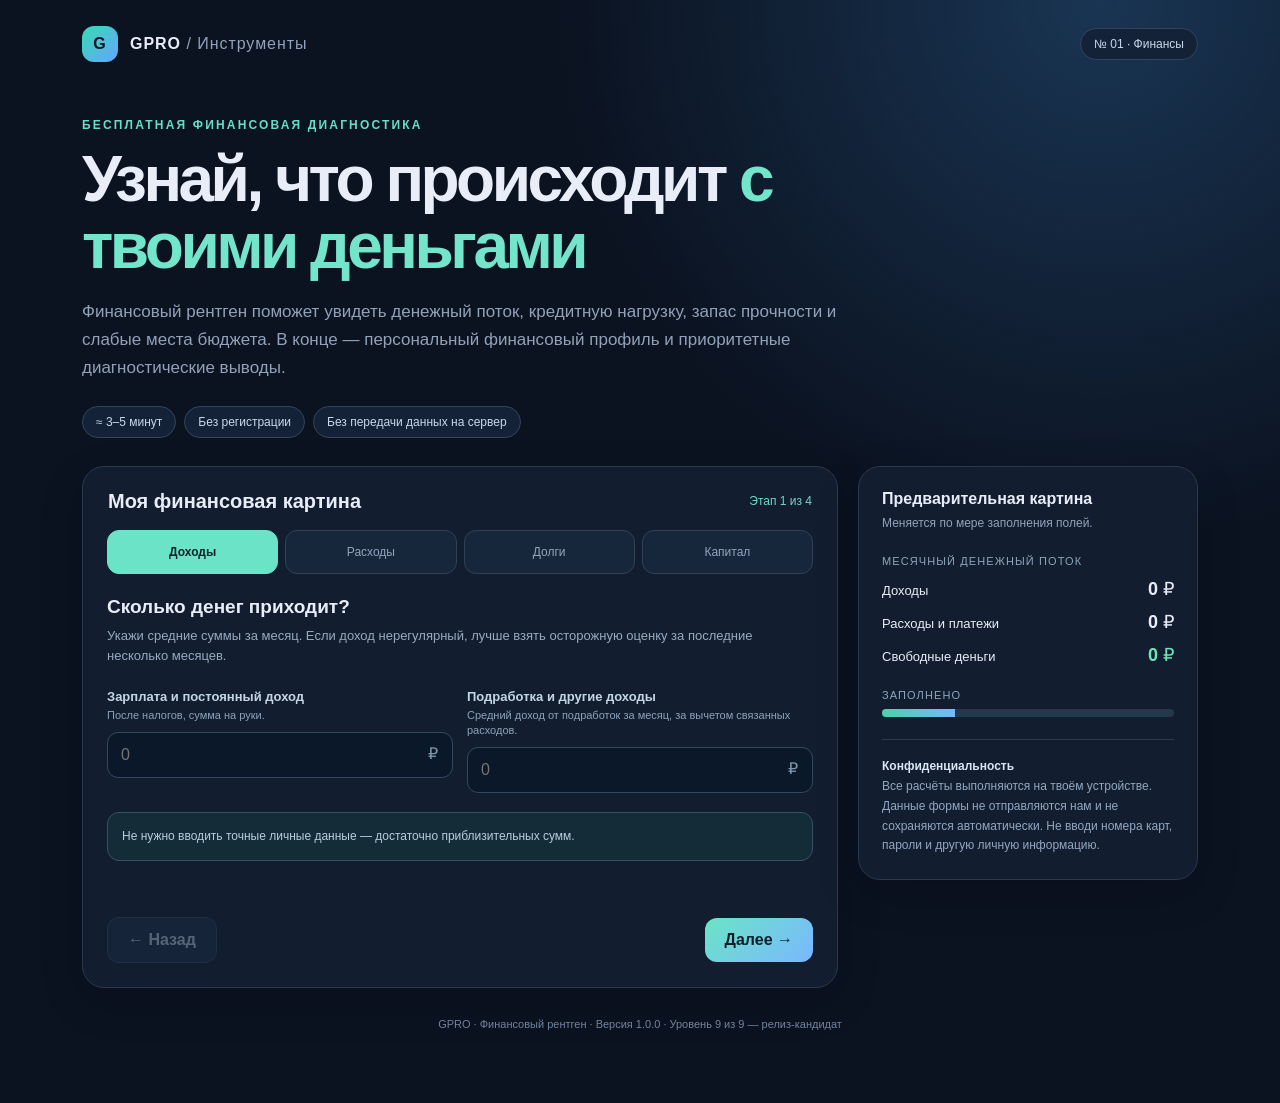
<file: index.html>
<!doctype html><html lang="ru"><head><meta charset="utf-8"><meta name="viewport" content="width=device-width,initial-scale=1"><meta name="robots" content="noindex,follow"><meta http-equiv="refresh" content="0;url=./financial-xray/"><title>GPRO</title><script>location.replace('./financial-xray/'+location.search+location.hash)</script></head><body><p><a href="./financial-xray/">Открыть финансовый рентген</a></p></body></html>
</file>
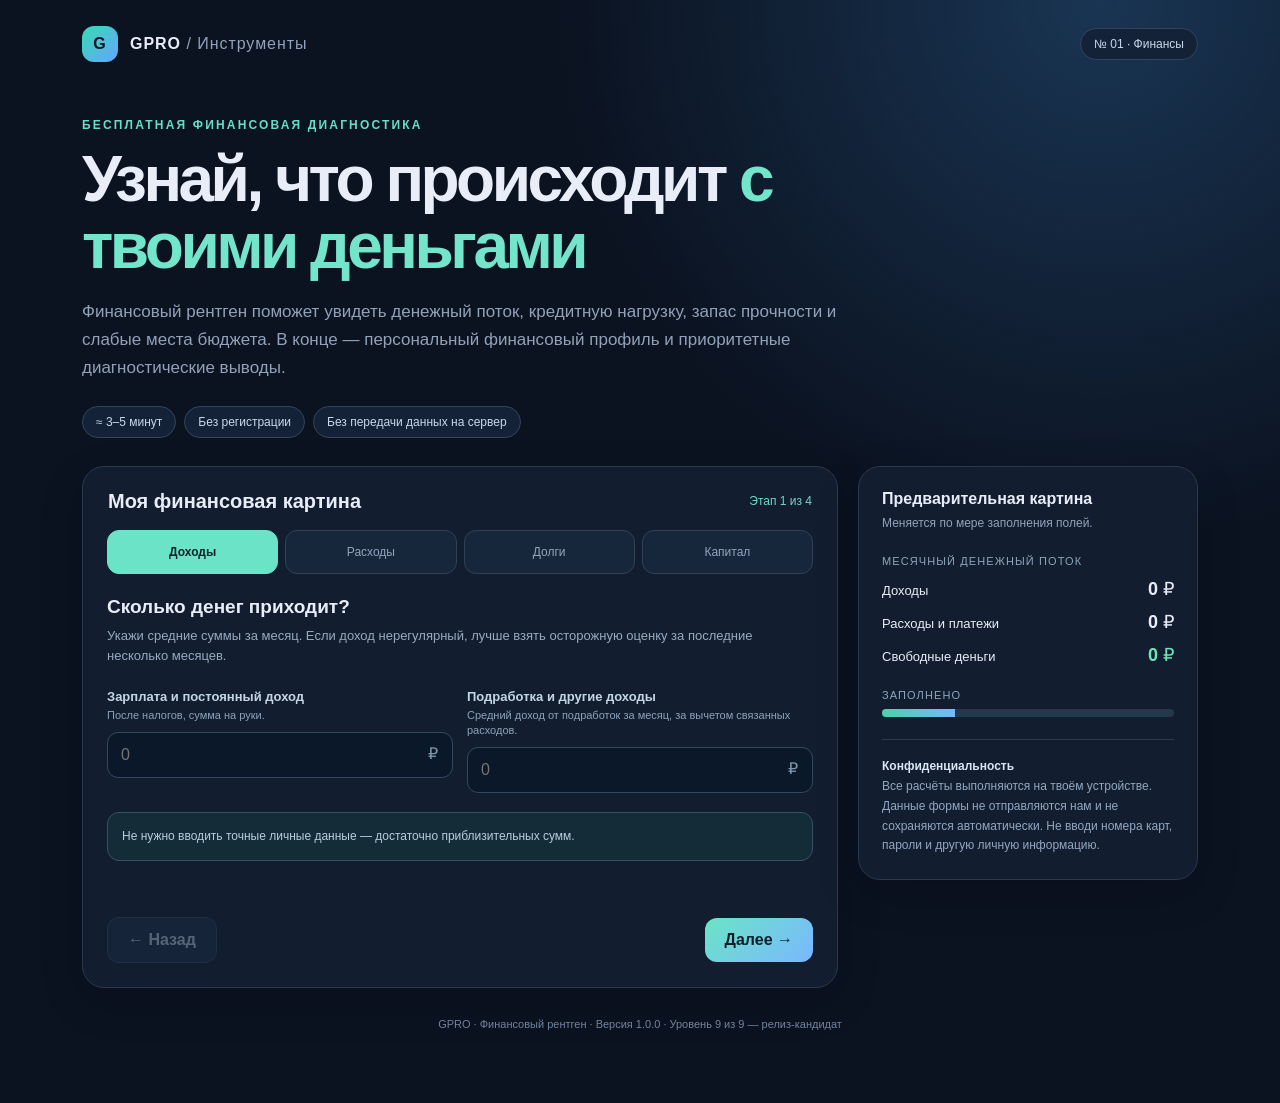
<file: financial-xray/index.html>
<!doctype html><html lang="ru"><head><meta charset="UTF-8"><meta name="viewport" content="width=device-width,initial-scale=1"><meta name="theme-color" content="#0d1525"><meta name="robots" content="index,follow"><meta name="description" content="Бесплатный финансовый рентген GPRO: оцени доходы, расходы, долговую нагрузку, резерв и финансовую устойчивость за несколько минут. Без регистрации и передачи сумм на сервер."><meta property="og:type" content="website"><meta property="og:title" content="Финансовый рентген — GPRO"><meta property="og:description" content="Бесплатная диагностика личных финансов за 3–5 минут. Без регистрации."><meta property="og:url" content="https://koraevgog-create.github.io/gpro-financial-xray/"><link rel="canonical" href="https://koraevgog-create.github.io/gpro-financial-xray/"><title>GPRO — Финансовый рентген</title><link rel="stylesheet" href="./css/style.css"></head><body><main class="wrap"><header class="top"><div class="brand"><div class="mark">G</div><div>GPRO <span class="muted" style="font-weight:500">/ Инструменты</span></div></div><span class="chip">№ 01 · Финансы</span></header><section class="hero"><div class="eyebrow">Бесплатная финансовая диагностика</div><h1>Узнай, что происходит <span>с твоими деньгами</span></h1><p class="muted">Финансовый рентген поможет увидеть денежный поток, кредитную нагрузку, запас прочности и слабые места бюджета. В конце — персональный финансовый профиль и приоритетные диагностические выводы.</p><div class="chips"><span class="chip">≈ 3–5 минут</span><span class="chip">Без регистрации</span><span class="chip">Без передачи данных на сервер</span></div></section><div class="layout"><section class="panel"><div class="formhead"><h2>Моя финансовая картина</h2><span class="step" id="stepText">Этап 1 из 4</span></div><div class="tabs" id="tabs"><button class="tab active" data-tab="0">Доходы</button><button class="tab" data-tab="1">Расходы</button><button class="tab" data-tab="2">Долги</button><button class="tab" data-tab="3">Капитал</button></div><div id="stage"></div><div class="error" id="error" role="alert" aria-live="assertive"></div><div class="nav" aria-label="Навигация по анкете"><button type="button" class="btn secondary" id="prev" disabled>← Назад</button><button type="button" class="btn" id="next">Далее →</button></div></section><aside class="panel side"><h3>Предварительная картина</h3><div class="muted">Меняется по мере заполнения полей.</div><div class="minititle">Месячный денежный поток</div><div class="snapshot"><span>Доходы</span><strong id="incomePreview">0 ₽</strong></div><div class="snapshot"><span>Расходы и платежи</span><strong id="outPreview">0 ₽</strong></div><div class="snapshot"><span>Свободные деньги</span><strong id="freePreview">0 ₽</strong></div><div class="minititle">Заполнено</div><div class="bar" id="progressTrack" role="progressbar" aria-label="Этапы диагностики" aria-valuemin="0" aria-valuemax="4" aria-valuenow="1"><div id="progress"></div></div><div class="privacy"><b>Конфиденциальность</b><br>Все расчёты выполняются на твоём устройстве. Данные формы не отправляются нам и не сохраняются автоматически. Не вводи номера карт, пароли и другую личную информацию.</div></aside></div><section class="results" id="results"><div class="resultHeader"><div><div class="eyebrow">Результат диагностики</div><h2>Твой финансовый рентген</h2></div><button class="btn secondary" onclick="window.print()">🖨 Распечатать / PDF</button></div><div class="scoregrid"><div class="panel scorecard"><div class="score" id="scoreRing" style="--pct:0%" role="img" aria-label="Индекс финансовой устойчивости"><span id="scoreValue">0</span><small>из 100</small></div><h3 id="scoreLabel"></h3><p>Условный индекс устойчивости на основе введённых данных. Не кредитный рейтинг и не финансовый диагноз.</p></div><div class="metrics" id="metrics"></div></div><section class="panel profile-panel" id="profile" aria-live="polite"></section><div class="report-guide">Сначала посмотри показатели и риски. Затем открой подходящие рекомендации — подробности скрыты, пока они не нужны.</div><div class="details"><div class="panel"><h3>Что показывают цифры</h3><div id="findings"></div></div><div class="panel"><h3>Приоритетные сигналы</h3><p class="panel-intro">Три главных фактора, которые стоит проверить.</p><div id="actions"></div></div></div><section class="panel telegram-cta" id="telegramCta" aria-label="Продолжение в Telegram"><div class="telegram-cta-icon" aria-hidden="true">✈</div><div class="telegram-cta-content"><div class="eyebrow">Продолжить с GPRO</div><h3>Диагностика — первый шаг</h3><p>Хочешь разобраться в результатах глубже и получить доступ к другим полезным инструментам? Продолжай в нашем Telegram-боте.</p><p class="telegram-privacy">Переход добровольный. Введённые здесь финансовые суммы не отправляются в Telegram.</p></div><div class="telegram-cta-action"><a class="btn telegram-cta-link" id="telegramLink" href="#" target="_blank" rel="noopener noreferrer" hidden>Перейти в Telegram ↗</a><span class="telegram-cta-pending" id="telegramPending">Скоро здесь появится ссылка на бота</span></div></section><div style="margin-top:18px;display:flex;gap:12px;flex-wrap:wrap"><button class="btn" id="edit">Изменить данные</button><div class="quick-edit" id="quickEdit"><span>Перейти к разделу:</span><button type="button" data-edit-step="0">Доходы</button><button type="button" data-edit-step="1">Расходы</button><button type="button" data-edit-step="2">Долги</button><button type="button" data-edit-step="3">Капитал</button></div><button class="btn secondary" id="reset">Новая диагностика</button></div><p class="foot">Расчёты приблизительные и предназначены для самостоятельной оценки. Для точного планирования кредитов учитывай ставки, сроки, комиссии и условия договоров. Рекомендации носят образовательный характер.</p></section><footer class="foot">GPRO · Финансовый рентген · Версия 1.0.0 · Уровень 9 из 9 — релиз-кандидат</footer></main><script src="./js/config.js"></script><script src="./js/app.js"></script></body></html>
</file>
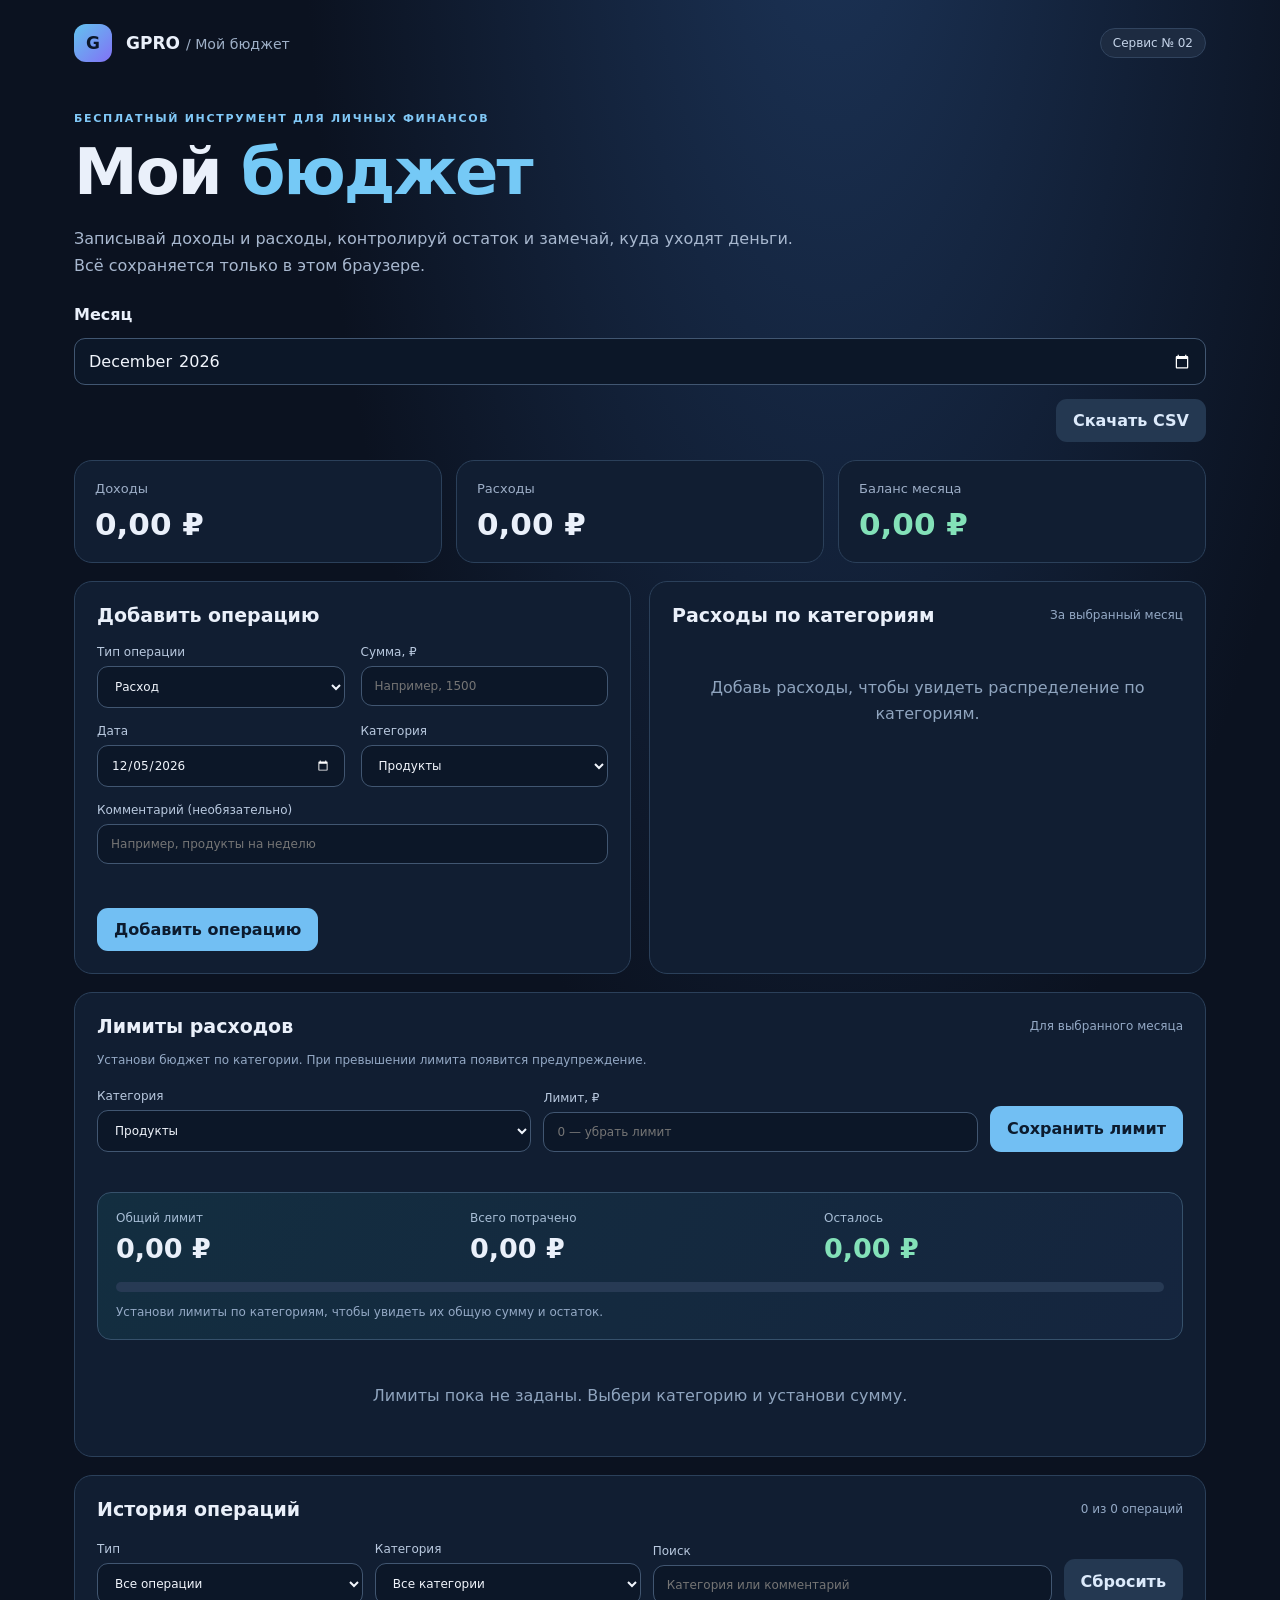
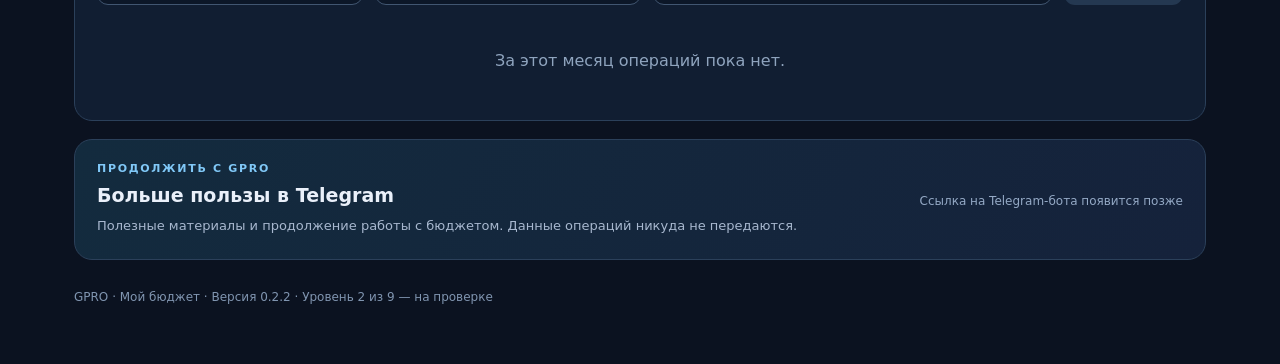
<file: my-budget/index.html>
<!doctype html><html lang="ru"><head><meta charset="utf-8"><meta name="viewport" content="width=device-width,initial-scale=1"><meta name="theme-color" content="#0e1728"><meta name="description" content="Мой бюджет GPRO — бесплатный инструмент для учёта доходов и расходов."><title>Мой бюджет — GPRO</title><link rel="stylesheet" href="./css/style.css?v=0.2.2"></head><body><main class="shell"><header class="header"><div class="logo"><span class="mark">G</span><span>GPRO <small>/ Мой бюджет</small></span></div><span class="tag">Сервис № 02</span></header><section class="intro"><div class="eyebrow">Бесплатный инструмент для личных финансов</div><h1>Мой <span>бюджет</span></h1><p>Записывай доходы и расходы, контролируй остаток и замечай, куда уходят деньги. Всё сохраняется только в этом браузере.</p></section><section class="toolbar" aria-label="Период"><label for="month">Месяц</label><input type="month" id="month"><button class="button secondary" id="export" type="button">Скачать CSV</button></section><section class="summary" aria-label="Итоги месяца"><article class="tile"><span>Доходы</span><strong id="income">0 ₽</strong></article><article class="tile"><span>Расходы</span><strong id="expense">0 ₽</strong></article><article class="tile"><span>Баланс месяца</span><strong id="balance">0 ₽</strong></article></section><div class="layout"><section class="panel"><h2 id="formHeading">Добавить операцию</h2><form id="operationForm"><input type="hidden" id="editingId"><div class="fields"><label>Тип операции<select id="type"><option value="expense">Расход</option><option value="income">Доход</option></select></label><label>Сумма, ₽<input id="amount" type="number" min="0.01" max="1000000000000" step="0.01" inputmode="decimal" required placeholder="Например, 1500"></label><label>Дата<input id="date" type="date" required></label><label>Категория<select id="category"></select></label><label class="full">Комментарий (необязательно)<input id="note" maxlength="120" placeholder="Например, продукты на неделю"></label></div><p class="error" id="formError" role="alert"></p><div class="form-actions"><button class="button" id="saveOperation" type="submit">Добавить операцию</button><button class="button secondary" id="cancelEdit" type="button" hidden>Отмена</button></div></form></section><section class="panel"><div class="panel-title"><h2>Расходы по категориям</h2><span class="hint">За выбранный месяц</span></div><div id="breakdown" class="breakdown"></div></section></div><section class="panel limits"><div class="panel-title"><h2>Лимиты расходов</h2><span class="hint">Для выбранного месяца</span></div><p class="hint">Установи бюджет по категории. При превышении лимита появится предупреждение.</p><form id="limitForm" class="limit-form"><label>Категория<select id="limitCategory"><option value="Продукты">Продукты</option><option value="Жильё">Жильё</option><option value="Транспорт">Транспорт</option><option value="Здоровье">Здоровье</option><option value="Семья">Семья</option><option value="Развлечения">Развлечения</option><option value="Покупки">Покупки</option><option value="Другое">Другое</option></select></label><label>Лимит, ₽<input id="limitAmount" type="number" min="0" max="1000000000000" step="0.01" inputmode="decimal" placeholder="0 — убрать лимит" required></label><button class="button" type="submit">Сохранить лимит</button></form><p id="limitError" class="error" role="alert"></p><div id="limitSummary" class="limit-summary" aria-live="polite"><div class="limit-summary-grid"><div><span>Общий лимит</span><strong id="totalLimit">0 ₽</strong></div><div><span>Всего потрачено</span><strong id="totalLimitSpent">0 ₽</strong></div><div><span id="limitRemainingLabel">Осталось</span><strong id="totalLimitRemaining">0 ₽</strong></div></div><div class="meter limit-summary-meter"><div id="totalLimitProgress"></div></div><p class="hint" id="limitSummaryNote">Общий лимит — сумма лимитов по категориям. Расходы учитываются по всем категориям.</p></div><div id="limitList" class="limit-list"></div></section><section class="panel history"><div class="panel-title"><h2>История операций</h2><span id="count" class="hint"></span></div><div class="filters"><label>Тип<select id="filterType"><option value="all">Все операции</option><option value="expense">Расходы</option><option value="income">Доходы</option></select></label><label>Категория<select id="filterCategory"><option value="all">Все категории</option></select></label><label>Поиск<input id="filterSearch" type="search" maxlength="120" placeholder="Категория или комментарий"></label><button class="button secondary" id="clearFilters" type="button">Сбросить</button></div><div id="entries" class="entries" aria-live="polite"></div></section><section class="panel tg"><div><div class="eyebrow">Продолжить с GPRO</div><h2>Больше пользы в Telegram</h2><p>Полезные материалы и продолжение работы с бюджетом. Данные операций никуда не передаются.</p></div><div id="tgAction"><span class="hint">Ссылка на Telegram-бота появится позже</span></div></section><footer>GPRO · Мой бюджет · Версия 0.2.2 · Уровень 2 из 9 — на проверке</footer></main><script src="./js/config.js?v=0.2.2"></script><script src="./js/app.js?v=0.2.2"></script></body></html>
</file>
<file: financial-xray/css/style.css>
:root{font-family:Inter,-apple-system,BlinkMacSystemFont,'Segoe UI',Arial,sans-serif;color:#e8edf8;background:#0b1220;font-synthesis:none}*{box-sizing:border-box}body{margin:0;min-height:100vh;background:radial-gradient(ellipse at 86% 0%,#193553 0,transparent 35%),#0b1220}button,input,select{font:inherit}button{cursor:pointer}.wrap{max-width:1160px;margin:auto;padding:26px 22px 70px}.top{display:flex;align-items:center;justify-content:space-between;gap:16px}.brand{display:flex;align-items:center;gap:12px;font-weight:900;letter-spacing:.06em}.mark{width:36px;height:36px;display:grid;place-items:center;border-radius:12px;background:linear-gradient(135deg,#38dbb2,#63a5ff);color:#081624;font-weight:950}.muted{color:#92a2b9}.eyebrow{font-size:12px;color:#65e0c4;letter-spacing:.18em;text-transform:uppercase;font-weight:800}.hero{padding:56px 0 28px;max-width:780px}h1{font-size:clamp(37px,6vw,64px);line-height:1.05;margin:14px 0 18px;letter-spacing:-.055em}h1 span{color:#72e5cb}.hero p{font-size:17px;line-height:1.65;margin:0}.chips{display:flex;flex-wrap:wrap;gap:8px;margin-top:23px}.chip{border:1px solid #32445d;background:#142237;border-radius:99px;padding:8px 13px;font-size:12px;color:#c8d8ea}.layout{display:grid;grid-template-columns:minmax(0,1fr) 340px;align-items:start;gap:20px}.panel{background:#121e30;border:1px solid #2a3950;border-radius:22px;box-shadow:0 14px 45px #0002}.formhead{display:flex;align-items:center;justify-content:space-between;padding:23px 25px 17px;gap:12px}.formhead h2{font-size:20px;margin:0}.step{font-size:12px;color:#70d8c3}.tabs{display:grid;grid-template-columns:repeat(4,1fr);padding:0 24px;gap:7px}.tab{background:#17273b;color:#91a3bd;border:1px solid #324057;border-radius:12px;padding:11px 3px;font-size:12px}.tab.active{color:#092325;background:#6be3c7;border-color:#6be3c7;font-weight:800}.section{padding:22px 24px}.section h3{font-size:19px;margin:0 0 8px}.section p{line-height:1.55;margin:0 0 23px;color:#98a9bf;font-size:13px}.fields{display:grid;grid-template-columns:1fr 1fr;gap:14px}.field{display:flex;flex-direction:column;gap:8px}.field.full{grid-column:1/-1}label{font-size:13px;color:#c5d5e8;font-weight:650}.hint{color:#7e91ac;font-size:11px;font-weight:400}.inputwrap{position:relative}input{color:#f4f8ff;background:#0b1829;border:1px solid #354861;border-radius:11px;width:100%;padding:13px 40px 13px 13px;outline:none;font-size:16px}input:focus{border-color:#62dabe;box-shadow:0 0 0 3px #62dabe19}input::-webkit-inner-spin-button{appearance:none}input[type=number]{appearance:textfield}.rub{position:absolute;right:15px;top:12px;color:#7f97ad}.note{margin-top:19px;padding:14px;border-radius:12px;border:1px solid #355164;background:#142b38;color:#b9cedd;font-size:12px;line-height:1.6}.nav{display:flex;justify-content:space-between;align-items:center;gap:10px;padding:0 24px 24px}.btn{background:linear-gradient(135deg,#6be4c6,#79b8ff);color:#0a202a;border:0;font-weight:850;border-radius:12px;padding:13px 20px}.btn:hover{filter:brightness(1.07)}.btn.secondary{background:#1d3148;color:#d8e6fa;border:1px solid #39516b}.btn:disabled{opacity:.35;cursor:not-allowed}.side{padding:23px;position:sticky;top:14px}.side h3{margin:0 0 6px;font-size:16px}.side .muted{line-height:1.55;font-size:12px}.minititle{font-size:11px;letter-spacing:.1em;color:#90a4bc;text-transform:uppercase;margin:23px 0 8px}.snapshot{display:flex;justify-content:space-between;align-items:baseline;margin:11px 0;gap:10px;font-size:13px}.snapshot strong{font-size:18px;white-space:nowrap}.green{color:#6ce6b9}.red{color:#ff9b9f}.bar{height:8px;background:#23384b;border-radius:9px;overflow:hidden}.bar>div{height:100%;background:linear-gradient(90deg,#49d3a9,#77b8fa);width:0;transition:width .2s}.privacy{font-size:12px;color:#93a7c0;line-height:1.65;border-top:1px solid #2a3b50;margin-top:22px;padding-top:17px}.privacy b{color:#d9e6f4}.results{margin-top:26px;display:none}.results.show{display:block}.resultHeader{display:flex;justify-content:space-between;align-items:center;gap:12px;flex-wrap:wrap;margin-bottom:18px}.resultHeader h2{font-size:28px;margin:0}.scoregrid{display:grid;grid-template-columns:280px 1fr;gap:18px}.scorecard{padding:26px;text-align:center}.score{height:168px;width:168px;margin:0 auto 15px;display:grid;place-items:center;border-radius:50%;background:conic-gradient(#65dfbc var(--pct),#294258 0);position:relative}.score:before{content:'';position:absolute;inset:13px;border-radius:50%;background:#121e30}.score span{z-index:1;font-size:47px;font-weight:900}.score small{z-index:1;position:absolute;bottom:45px;color:#92a8b9}.scorecard h3{margin:12px 0 8px}.scorecard p{font-size:12px;color:#a4b4c9;line-height:1.6}.metrics{display:grid;grid-template-columns:repeat(2,1fr);gap:12px}.metric{padding:19px}.metric small{color:#9cadc5;font-size:12px}.metric strong{display:block;font-size:25px;margin-top:8px}.metric span{display:block;color:#899eb8;font-size:11px;margin-top:7px}.details{display:grid;grid-template-columns:1fr 1fr;gap:18px;margin-top:18px}.details .panel{padding:22px}.details h3{margin:0 0 16px}.finding{border-top:1px solid #2b3d52;padding:14px 0;font-size:13px;line-height:1.55}.finding b{display:block;margin-bottom:3px}.finding p{margin:0;color:#9fb0c6}.finding:first-of-type{border-top:none}.foot{margin-top:28px;color:#71859f;text-align:center;font-size:11px;line-height:1.6}.error{color:#ffaaa9;min-height:17px;margin:5px 24px 12px;font-size:12px}.printbtn{display:none}@media(max-width:850px){.layout{grid-template-columns:1fr}.side{position:static}.scoregrid{grid-template-columns:1fr}.details{grid-template-columns:1fr}}@media(max-width:520px){.wrap{padding:18px 12px 45px}.hero{padding:34px 3px 23px}.hero p{font-size:14px}.fields{grid-template-columns:1fr}.tabs{padding:0 14px}.section{padding:20px 15px}.formhead{padding:20px 15px 15px}.nav{padding:0 15px 18px}.tab{font-size:10px;padding:10px 0}.metrics{grid-template-columns:1fr 1fr}.metric strong{font-size:20px}}@media print{body{background:white;color:black}.top,.hero,.layout,.resultHeader button,.foot{display:none!important}.results{display:block!important;margin:0}.panel{background:white;color:black;box-shadow:none;border:1px solid #ddd}.metric small,.metric span,.finding p,.scorecard p{color:#555}.score:before{background:white}.printbtn{display:none}}
details.advice-detail{margin-top:12px;border-top:1px solid #34455c;padding-top:10px}details.advice-detail summary{cursor:pointer;color:#79e3ca;font-size:13px;font-weight:700}details.advice-detail p{line-height:1.65;color:#bfcde0}.input-warning{border-left:3px solid #f1bd69;padding-left:13px}@media print{details.advice-detail:not([open])>p{display:block!important}details.advice-detail summary{display:none}}details.advice-detail ol{padding-left:20px;color:#bfcde0;font-size:13px;line-height:1.7}details.advice-detail li{margin-bottom:5px}
/* Level 4: usability and readable reporting */
.field-hint{font-size:11px;line-height:1.4;color:#8da2ba;margin-top:-4px;min-height:16px}
.report-guide{margin:19px 0 0;padding:13px 16px;border:1px solid #294c59;background:#102735;border-radius:12px;color:#bad5dd;font-size:13px;line-height:1.5}
.panel-intro{margin:-8px 0 13px;color:#91a6be;font-size:12px;line-height:1.5}
.advice-group+.advice-group{margin-top:20px}
.group-title{margin:12px 0 4px;font-size:12px;letter-spacing:.04em;color:#6fe0c5;text-transform:uppercase}
.advice-card{padding:15px 0}
.advice-card b{font-size:14px}
.advice-short{line-height:1.6}
.advice-part{padding:12px 0 0}
.advice-part h5{font-size:12px;color:#dcecf7;margin:0 0 6px}
.advice-part p{font-size:13px;line-height:1.65}
.advice-part ol{margin:6px 0;padding-left:22px}
.advice-detail summary{min-height:40px;display:flex;align-items:center;list-style-position:inside}
.advice-detail summary:focus-visible,.quick-edit button:focus-visible,.tab:focus-visible,.btn:focus-visible{outline:2px solid #76e4cc;outline-offset:3px}
.quick-edit{display:flex;align-items:center;gap:8px;flex-wrap:wrap}
.quick-edit span{font-size:12px;color:#a3b6c9}
.quick-edit button{background:#1b3046;color:#d5e7f5;border:1px solid #3b5369;border-radius:9px;min-height:40px;padding:8px 11px}
@media(max-width:520px){.tab{min-height:44px;font-size:11px}.btn{min-height:44px}.quick-edit{width:100%}.quick-edit span{width:100%}.quick-edit button{flex:1 1 40%}.details .panel{padding:18px}.advice-part{padding-top:14px}.resultHeader h2{font-size:24px}}
@media print{@page{size:A4;margin:13mm}body,.wrap{background:#fff!important;color:#111!important}.wrap{max-width:none;padding:0}.report-guide,.quick-edit,#edit,#reset,.resultHeader button{display:none!important}.results{display:block!important}.resultHeader{margin-bottom:12px}.scoregrid{grid-template-columns:190px 1fr;gap:10px}.scorecard{padding:12px}.score{height:120px;width:120px}.score span{font-size:30px}.score small{bottom:27px}.metric{padding:10px}.metric strong{font-size:17px}.details{grid-template-columns:1fr 1.4fr;gap:10px}.details .panel{padding:12px}.finding,.advice-part,.advice-group{break-inside:avoid;page-break-inside:avoid}.advice-detail summary{display:none!important}.advice-detail .advice-part{display:block!important}.advice-part h5,.group-title,.advice-card b,.details h3{color:#111!important}.advice-part p,.advice-part ol,.finding p,.panel-intro,.metric span{color:#333!important}.advice-detail{border-top:1px solid #ddd}.panel{border-color:#ddd}.score{background:conic-gradient(#777 var(--pct),#ddd 0)}.score:before{background:#fff}}

/* Level 5 — restrained visual hierarchy */
:root{--good:#65dfbc;--warn:#efc06b;--danger:#fa8f9a;--quiet:#8499b2}
.metric{position:relative;overflow:hidden;transition:border-color .2s ease,transform .2s ease}
.metric strong{font-variant-numeric:tabular-nums;letter-spacing:-.025em;overflow-wrap:anywhere}
.metric.tone-good{border-top:2px solid var(--good)}
.metric.tone-warn{border-top:2px solid var(--warn)}
.metric.tone-danger{border-top:2px solid var(--danger)}
.metric.tone-neutral{border-top:2px solid #3c5874}
.metric-track{height:5px;background:#27394d;border-radius:12px;margin-top:15px;overflow:hidden}
.metric-fill{height:100%;border-radius:12px;background:var(--good);transition:width .35s ease}
.tone-warn .metric-fill{background:var(--warn)}
.tone-danger .metric-fill{background:var(--danger)}
.tone-neutral .metric-fill{background:var(--quiet)}
.score[data-tone=warn]{background:conic-gradient(var(--warn) var(--pct),#294258 0)}
.score[data-tone=danger]{background:conic-gradient(var(--danger) var(--pct),#294258 0)}
.score[data-tone=good]{background:conic-gradient(var(--good) var(--pct),#294258 0)}
.group-title{display:flex;align-items:center;gap:8px}
.group-title:before{content:'';width:7px;height:7px;border-radius:50%;background:var(--warn)}
.advice-group:has(.advice-opportunity) .group-title:before{background:var(--good)}
.advice-card{padding-left:13px;border-left:2px solid #475c75}
.advice-risk{border-left-color:#e9bb68}
.advice-opportunity{border-left-color:#64d6b8}
.advice-part h5{color:#b9d9f1;font-weight:750}
.advice-numbers{background:#142c3b;border:1px solid #2b5260;border-radius:11px;padding:12px!important;margin-top:12px}
.advice-numbers h5{color:#75e5c9}
.advice-detail[open] summary{margin-bottom:5px}
.advice-detail summary:hover{color:#b6ffec}
@media(hover:hover){.metric:hover{border-color:#50718b;transform:translateY(-1px)}}
@media(max-width:520px){.metric{padding:14px}.metric strong{font-size:clamp(16px,4.7vw,22px)}.metric small{font-size:11px}.metric span{line-height:1.4}.scorecard{padding:20px}.advice-card{padding-left:10px}.advice-numbers{padding:10px!important}}
@media(prefers-reduced-motion:reduce){*,*:before,*:after{transition-duration:0.01ms!important;animation-duration:0.01ms!important;scroll-behavior:auto!important}}
@media print{.metric-track{border:1px solid #ccc;background:#eee}.metric-fill{background:#777!important}.advice-numbers{background:#fff;border-color:#bbb}.advice-card{border-left-color:#aaa}.metric{border-top-color:#aaa!important}.score[data-tone]{background:conic-gradient(#777 var(--pct),#ddd 0)}}

/* Level 6: optional goal-based personalization */
.personalize{padding:24px;margin-top:18px}
.personal-head{display:flex;justify-content:space-between;gap:20px;align-items:start}
.personal-head h3{font-size:22px;letter-spacing:-.025em;margin:8px 0}
.personal-head p{color:#9db2c8;font-size:13px;line-height:1.6;margin:0 0 17px;max-width:680px}
.personal-icon{font-size:36px;color:#65dfbc}
.personal-controls{display:grid;grid-template-columns:repeat(2,minmax(0,1fr));gap:14px}
.personal-field{display:flex;flex-direction:column;gap:8px;min-width:0}
.personal-field select,.personal-field input{min-height:47px;width:100%;border-radius:11px;background:#0b1829;border:1px solid #354861;color:#f4f8ff;padding:10px 12px;font-size:14px;outline:none}
.personal-field select:focus,.personal-field input:focus{border-color:#62dabe;box-shadow:0 0 0 3px #62dabe19}
.personal-output{margin-top:18px;padding:18px;border-radius:14px;background:#0e2434;border:1px solid #2c4c60}
.personal-output>p{color:#a5bed0;font-size:13px;line-height:1.6;margin:0}
.personal-summary{display:flex;gap:12px;flex-wrap:wrap;align-items:baseline;margin:0 0 10px}
.personal-summary strong{font-size:19px;color:#80e8d0}
.personal-summary span{font-size:12px;color:#b2c5d7}
.personal-warning{padding:11px 12px;border-left:3px solid #efc06b;background:#352b25;border-radius:7px;color:#e8d4b7;font-size:13px;line-height:1.6;margin:12px 0}
.personal-note{font-size:13px;line-height:1.7;color:#c2d2e1;margin:10px 0}
.personal-scenarios{display:grid;grid-template-columns:repeat(3,minmax(0,1fr));gap:10px;margin:14px 0}
.personal-scenario{background:#142d40;border:1px solid #315067;border-radius:12px;padding:13px;min-width:0}
.personal-scenario small{display:block;font-size:11px;color:#a4b9ce}
.personal-scenario strong{display:block;font-size:18px;color:#e6f6ff;margin:7px 0;overflow-wrap:anywhere}
.personal-scenario span{font-size:12px;color:#adc2d5;line-height:1.5;display:block}
.personal-disclaimer{font-size:11px;color:#8ba3b9;line-height:1.55;margin:12px 0 0}
.personal-output h4{font-size:14px;margin:16px 0 7px}
.personal-output ol{padding-left:20px;margin:7px 0;color:#c2d2e1;font-size:13px;line-height:1.8}
@media(max-width:650px){.personalize{padding:17px}.personal-controls{grid-template-columns:1fr}.personal-scenarios{grid-template-columns:1fr}.personal-scenario{padding:11px}.personal-icon{display:none}}
@media print{.personalize{background:white!important;color:#111!important;border-color:#ccc;break-before:page}.personal-output{background:white!important;border-color:#bbb}.personal-head p,.personal-note,.personal-scenario span,.personal-scenario small,.personal-output ol,.personal-disclaimer{color:#333!important}.personal-summary strong,.personal-scenario strong{color:#111!important}.personal-controls{display:none!important}.personal-scenarios{grid-template-columns:repeat(3,1fr)}.personal-scenario{background:#fff!important;border-color:#ccc}.personal-warning{background:#fff;color:#333;border-color:#888}.personal-output:has(>p:only-child){display:none}}

/* Level 7 — diagnostic profile and priority hierarchy */
.profile-panel{margin:20px 0;padding:24px;border:1px solid rgba(107,175,255,.32)}.profile-heading h3{font-size:clamp(21px,2.8vw,29px);margin:10px 0}.profile-heading p{color:#b7c6da;line-height:1.6;margin:0 0 18px}.profile-priorities{display:grid;gap:10px}.profile-priorities h4{margin:4px 0;font-size:15px}.profile-issue{display:grid;gap:6px;padding:14px 16px;border:1px solid rgba(139,165,198,.22);border-radius:14px;background:rgba(255,255,255,.025)}.profile-issue.primary{border-color:rgba(111,182,255,.55);background:rgba(73,142,224,.10)}.profile-rank{font-size:11px;letter-spacing:.06em;text-transform:uppercase;color:#91baf3;font-weight:700}.profile-issue b{font-size:16px}.profile-issue strong{font-size:14px;color:#f3f7ff}.profile-issue p{font-size:13px;line-height:1.55;color:#b8c5d6;margin:0}.profile-foot{font-size:12px;line-height:1.5;color:#94a8c1;margin:14px 0 0}@media(max-width:650px){.profile-panel{padding:17px}.profile-issue{padding:12px}}

/* Level 8 — touch targets, narrow screens, motion and input resilience */
html{scroll-behavior:smooth}body{overflow-x:hidden}.layout>*,.scoregrid>*,.details>*,.metrics>*{min-width:0}.snapshot strong,.metric strong{overflow-wrap:anywhere;white-space:normal}.inputwrap input[aria-invalid=true]{border-color:#ff9b9f;box-shadow:0 0 0 2px rgba(255,155,159,.18)}.tab,.quick-edit button,.btn{min-height:44px;touch-action:manipulation}.bar[role=progressbar]{position:relative}.bar[role=progressbar]>div{min-width:0}.nav{z-index:5}.profile-panel,.results{scroll-margin-top:16px}
@media(max-width:850px){.side{display:grid;grid-template-columns:1fr 1fr;column-gap:20px}.side h3,.side>.muted,.side .privacy,.side .bar,.side .minititle{grid-column:1/-1}.side .snapshot{min-width:0}}
@media(max-width:520px){.wrap{padding-left:12px;padding-right:12px}.hero h1{font-size:clamp(31px,9vw,45px)}.formhead h2{font-size:18px}.tabs{gap:5px}.tab{font-size:11px;min-height:44px;padding:10px 2px}.nav{position:sticky;bottom:0;padding:12px 15px calc(12px + env(safe-area-inset-bottom,0px));margin-top:4px;border-top:1px solid #30455e;background:rgba(18,30,48,.98);border-radius:0 0 20px 20px}.nav .btn{flex:1;min-width:0}.side{display:block}.snapshot{gap:8px}.snapshot strong{font-size:16px;text-align:right}.metric{padding:13px}.metric strong{font-size:clamp(16px,4.5vw,21px)}.resultHeader h2{font-size:24px}.scorecard{padding:20px}.quick-edit{width:100%}.quick-edit button{min-height:44px}.profile-issue strong{overflow-wrap:anywhere}}
@media(max-width:350px){.tab{font-size:10px}.metrics{grid-template-columns:1fr}.nav .btn{padding:12px 8px}.chips .chip{font-size:11px}}
@media(prefers-reduced-motion:reduce){html{scroll-behavior:auto}*,*::before,*::after{scroll-behavior:auto!important;transition-duration:.01ms!important;animation-duration:.01ms!important}}
@media print{.nav{position:static}.profile-panel{break-inside:avoid}.scoregrid,.details{break-inside:auto}.metric,.finding,.profile-issue{break-inside:avoid}}

/* Level 9 — reusable GPRO Telegram funnel */
.telegram-cta{display:grid;grid-template-columns:48px minmax(0,1fr) auto;align-items:center;gap:18px;padding:23px 25px;margin-top:20px;background:linear-gradient(110deg,#152d40,#13263c);border-color:#376478}.telegram-cta-icon{width:48px;height:48px;display:grid;place-items:center;border-radius:15px;background:#2388b5;color:white;font-size:25px}.telegram-cta h3{font-size:21px;margin:8px 0}.telegram-cta p{margin:0;color:#c0d1e2;font-size:13px;line-height:1.6}.telegram-cta .telegram-privacy{color:#9eb7c9;font-size:11px;margin-top:8px}.telegram-cta-action{text-align:center;max-width:215px}.telegram-cta-link{display:inline-block;text-decoration:none;text-align:center;white-space:nowrap}.telegram-cta-link[hidden],.telegram-cta-pending[hidden]{display:none!important}.telegram-cta-pending{display:block;color:#9eb7c9;font-size:12px;line-height:1.5}.telegram-cta-link:focus-visible{outline:3px solid #76e4cc;outline-offset:3px}@media(max-width:850px){.telegram-cta{grid-template-columns:48px minmax(0,1fr)}.telegram-cta-action{grid-column:2;text-align:left;max-width:none}}@media(max-width:520px){.telegram-cta{grid-template-columns:1fr;padding:19px;gap:12px}.telegram-cta-action{grid-column:1}.telegram-cta-link{width:100%;white-space:normal}}
@media print{.telegram-cta{display:none!important}}
</file>
<file: my-budget/css/style.css>
:root{font-family:Inter,system-ui,-apple-system,"Segoe UI",sans-serif;color:#eaf0fa;background:#0b1220;font-synthesis:none}*{box-sizing:border-box}body{margin:0;background:radial-gradient(ellipse at 65% -10%,#1c3458 0%,#0b1220 45%);min-height:100vh}button,input,select{font:inherit}button{cursor:pointer}.shell{max-width:1180px;margin:auto;padding:24px 24px 60px}.header,.logo,.toolbar,.panel-title{display:flex;align-items:center;justify-content:space-between;gap:14px}.logo{justify-content:start;font-weight:850;font-size:17px}.logo small{font-weight:450;color:#9eafc6}.mark{display:grid;place-items:center;background:linear-gradient(135deg,#62c3ef,#8271f5);width:38px;height:38px;border-radius:12px;color:#0c172b}.tag{color:#c4d3e8;background:#1d2b41;border:1px solid #31445f;padding:7px 12px;border-radius:100px;font-size:12px}.intro{margin:50px 0 24px;max-width:720px}.eyebrow{color:#80c8f7;text-transform:uppercase;font-size:11px;letter-spacing:1.7px;font-weight:800}h1{font-size:clamp(36px,6vw,64px);margin:10px 0;letter-spacing:-2px}h1 span{color:#75c9f6}.intro p,.tg p{color:#a8b8cf;line-height:1.7}.toolbar{justify-content:start;flex-wrap:wrap;margin:26px 0 18px}.toolbar label{font-weight:650}.toolbar .secondary{margin-left:auto}.summary{display:grid;grid-template-columns:repeat(3,minmax(0,1fr));gap:14px;margin-bottom:18px}.tile,.panel{background:#111e32;border:1px solid #2b405a;border-radius:18px}.tile{padding:20px}.tile span{color:#9daec7;font-size:13px;display:block}.tile strong{font-size:clamp(21px,2.7vw,31px);display:block;margin-top:10px;overflow-wrap:anywhere}.layout{display:grid;grid-template-columns:1fr 1fr;gap:18px}.panel{padding:22px;min-width:0}h2{font-size:19px;margin:0 0 19px}.panel-title h2{margin:0}.hint{font-size:12px;color:#94a9c5}.fields{display:grid;grid-template-columns:repeat(2,minmax(0,1fr));gap:16px;margin-bottom:20px}.fields label{font-size:12px;color:#b9c9df;display:flex;flex-direction:column;gap:7px}.fields .full{grid-column:1/-1}input,select{min-width:0;width:100%;padding:12px 13px;border:1px solid #415671;border-radius:11px;background:#0c1728;color:#f1f5fc;color-scheme:dark}input:focus-visible,select:focus-visible,button:focus-visible,a:focus-visible{outline:2px solid #86d5ff;outline-offset:3px}.button{border:0;border-radius:11px;padding:12px 17px;font-weight:800;background:#72bff3;color:#0c1b2e}.button.secondary{background:#243851;color:#dceafb}.button.danger{background:#462d39;color:#ffb8be;padding:8px 11px;font-size:12px}.error{color:#ff9ca5;font-size:12px;min-height:1em}.breakdown{display:grid;gap:16px;margin-top:24px}.breakdown-item{display:grid;gap:7px}.breakdown-row{display:flex;justify-content:space-between;gap:10px;font-size:13px}.breakdown-row span{color:#b2c3d8}.meter{height:8px;background:#273a54;border-radius:99px;overflow:hidden}.meter>div{height:100%;background:linear-gradient(90deg,#57b8e8,#7ce1cf);border-radius:99px}.empty{padding:25px 10px;color:#8fa4be;text-align:center;line-height:1.6}.history{margin-top:18px}.entries{margin-top:18px;display:grid;gap:9px}.entry{display:grid;grid-template-columns:90px 1fr auto auto;align-items:center;gap:15px;border:1px solid #283b55;background:#0d192b;border-radius:12px;padding:13px}.entry time,.entry small{font-size:12px;color:#9fb2cb}.entry b{display:block;font-size:14px}.entry small{display:block;margin-top:3px;overflow-wrap:anywhere}.entry strong{white-space:nowrap}.positive{color:#83e1b8}.negative{color:#ffb5ba}.tg{display:flex;align-items:center;justify-content:space-between;gap:20px;margin-top:18px;background:linear-gradient(120deg,#132b3e,#15223b)}.tg h2{margin:9px 0}.tg p{margin:0;font-size:13px}footer{color:#8095b0;font-size:12px;margin-top:30px}@media(max-width:760px){.shell{padding:16px 14px 45px}.intro{margin-top:34px}.layout{grid-template-columns:1fr}.summary{gap:8px}.tile{padding:13px}.tile strong{font-size:19px}.tile span{font-size:11px}.panel{padding:17px}.entry{grid-template-columns:1fr auto;gap:8px}.entry time{grid-column:1}.entry>div{grid-column:1}.entry strong{grid-column:2;grid-row:1/3;text-align:right}.entry button{grid-column:2;grid-row:3}.tg{display:block}.tg #tgAction{margin-top:18px}}@media(max-width:390px){.fields{grid-template-columns:1fr}.fields .full{grid-column:1}.summary{grid-template-columns:1fr}.toolbar .secondary{margin-left:0}.tag{font-size:10px}}@media print{body{background:white;color:black}.shell{max-width:none}.toolbar,.layout form,.tg,.entry button,.button{display:none!important}.panel,.tile{background:white;color:black;border:1px solid #aaa}}
/* Level 2: transaction editing, filters, and monthly limits */
.form-actions,.entry-actions{display:flex;align-items:center;gap:9px;flex-wrap:wrap}
[hidden]{display:none!important}
.limits{margin-top:18px}
.limits .panel-title h2{margin:0}
.limits>p.hint{line-height:1.6;margin:14px 0 18px}
.limit-form{display:grid;grid-template-columns:minmax(0,1fr) minmax(0,1fr) auto;gap:12px;align-items:end}
.limit-form label,.filters label{display:flex;flex-direction:column;gap:7px;font-size:12px;color:#b9c9df}
.limit-form .button{min-height:46px}
.limit-list{display:grid;gap:12px;margin-top:18px}
.limit-item{background:#0d192b;border:1px solid #2b405a;padding:15px;border-radius:12px}
.limit-row{display:flex;align-items:center;justify-content:space-between;gap:12px;margin-bottom:10px;font-size:13px}
.limit-row span{color:#bed0e6;text-align:right}
.limit-item .meter{margin-bottom:8px}
.limit-item.over{border-color:#a35c66;background:#281b2b}
.limit-item.over .meter>div{background:#ef8e99}
.warning{color:#ffabb6}
.filters{display:grid;grid-template-columns:minmax(130px,1fr) minmax(130px,1fr) minmax(180px,1.5fr) auto;gap:12px;align-items:end;margin-top:22px}
.filters .button{min-height:46px}
.entry{grid-template-columns:85px 1fr auto auto}
.entry-actions .button{font-size:12px;padding:8px 10px}
@media(max-width:850px){.limit-form,.filters{grid-template-columns:repeat(2,minmax(0,1fr))}.entry{grid-template-columns:75px 1fr auto}.entry-actions{grid-column:2/-1;justify-content:flex-end}}
@media(max-width:760px){.entry{grid-template-columns:1fr auto}.entry time{grid-column:1;grid-row:1}.entry>div:not(.entry-actions){grid-column:1;grid-row:2}.entry strong{grid-column:2;grid-row:1/3}.entry .entry-actions{grid-column:1/-1;grid-row:3;justify-content:flex-start}.limit-row{align-items:flex-start}}
@media(max-width:480px){.limit-form,.filters{grid-template-columns:1fr}.filters .button,.limit-form .button{width:100%}.limit-row{flex-direction:column;gap:4px}.limit-row span{text-align:left}}

/* v0.2.2: monthly combined category limits */
.limit-summary{background:linear-gradient(115deg,#132e40,#15253e);border:1px solid #36516b;border-radius:14px;padding:18px;margin-top:16px}
.limit-summary-grid{display:grid;grid-template-columns:repeat(3,minmax(0,1fr));gap:14px}
.limit-summary-grid>div{min-width:0}
.limit-summary-grid span{display:block;color:#a7bdd5;font-size:12px;margin-bottom:8px}
.limit-summary-grid strong{display:block;font-size:clamp(17px,2.5vw,27px);overflow-wrap:anywhere}
.limit-summary-meter{margin:18px 0 11px;height:10px}
.limit-summary .hint{margin:0;line-height:1.55}
.limit-summary.over{border-color:#a35c66}
.limit-summary.over .limit-summary-meter>div{background:#ef8e99}
@media(max-width:520px){.limit-summary-grid{grid-template-columns:1fr 1fr;gap:16px}.limit-summary-grid>div:first-child{grid-column:1/-1}}
</file>
